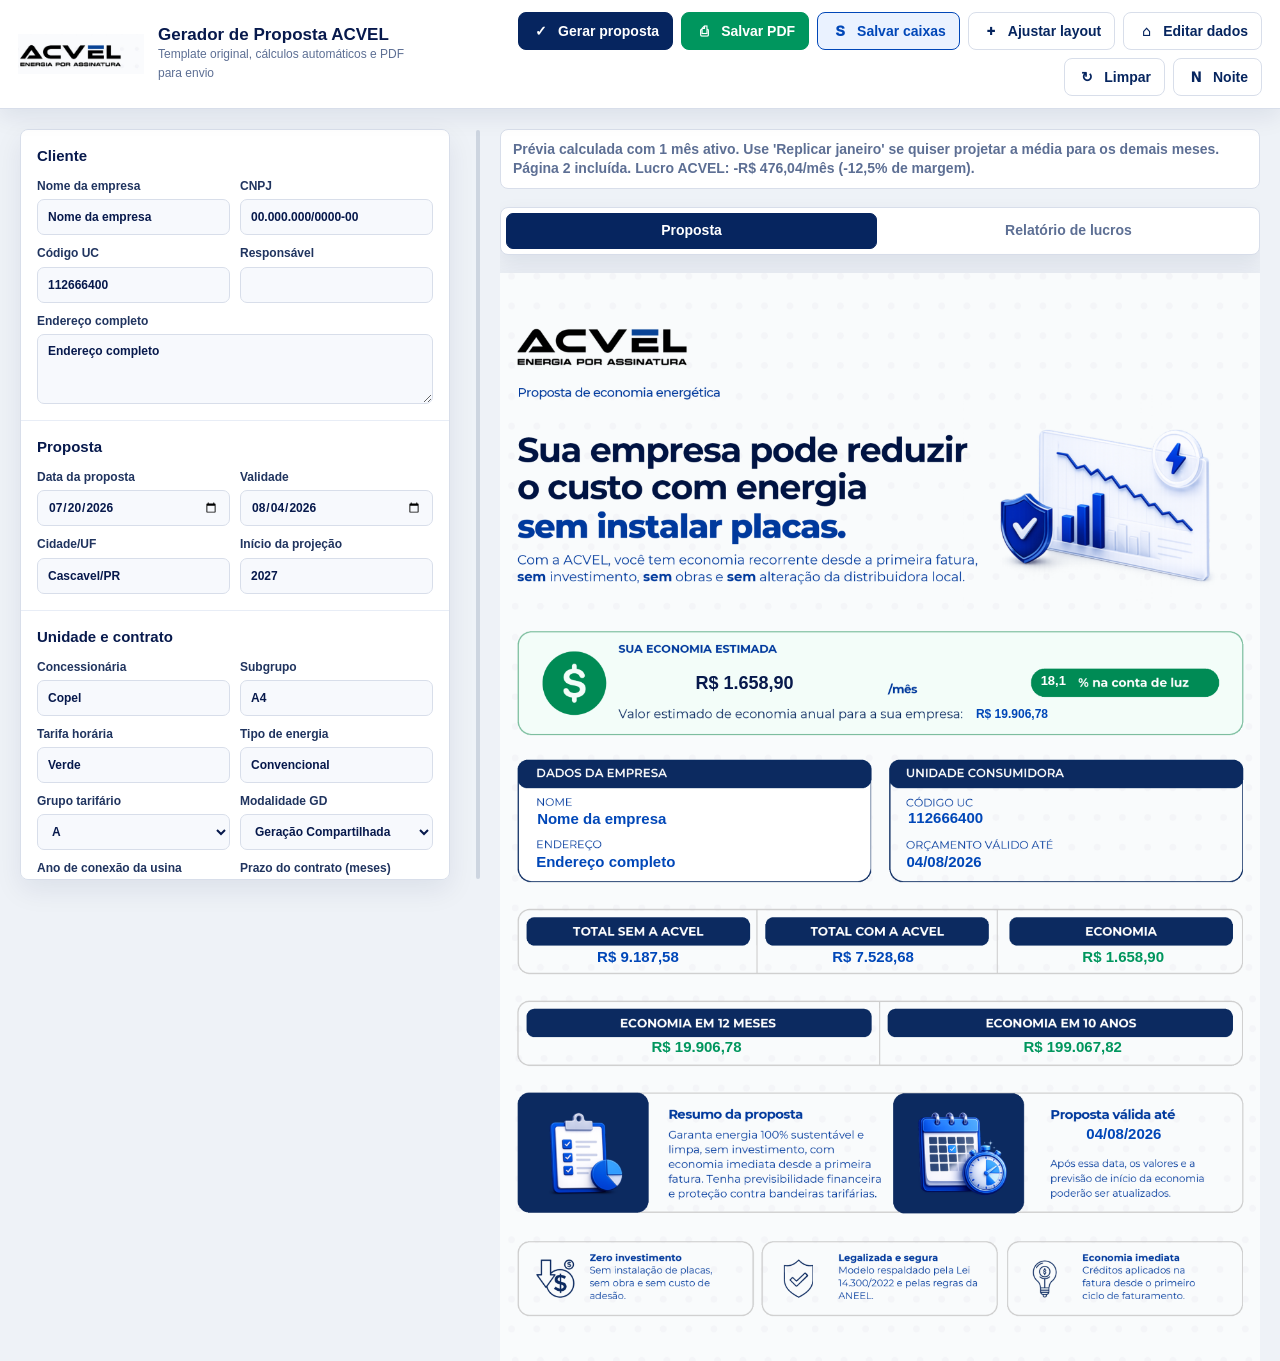
<file: index.html>
<!doctype html>
<html lang="pt-BR">
<head>
  <meta charset="utf-8">
  <meta name="viewport" content="width=device-width, initial-scale=1">
  <meta http-equiv="refresh" content="0; url=ACVEL-Proposta-iPhone-PWA/">
  <title>ACVEL</title>
</head>
<body>
  <a href="ACVEL-Proposta-iPhone-PWA/">Abrir Gerador de Proposta ACVEL</a>
</body>
</html>
</file>
